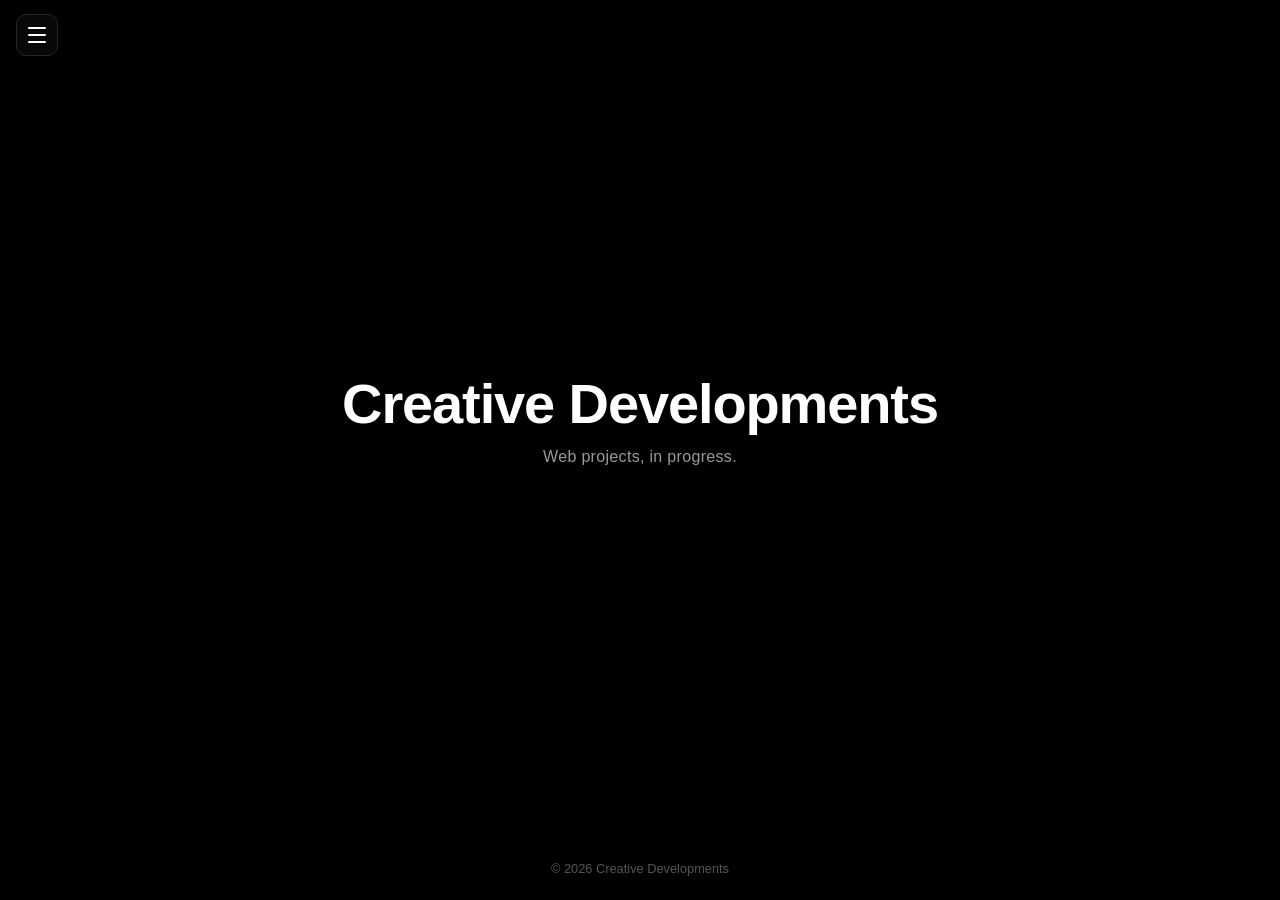
<file: index.html>
<!DOCTYPE html>
<html lang="en">
<head>
  <meta charset="UTF-8" />
  <meta name="viewport" content="width=device-width, initial-scale=1.0" />
  <title>Creative Developments</title>
  <meta name="description" content="Creative Developments" />
  <link rel="icon" href="data:," />
  <link rel="stylesheet" href="style.css" />
  <link rel="stylesheet" href="nav.css" />
</head>
<body>
  <main class="wrap">
    <h1>Creative Developments</h1>
    <p class="tagline">Web projects, in progress.</p>
  </main>
  <footer>
    <p>&copy; <span id="year"></span> Creative Developments</p>
  </footer>
  <script src="script.js"></script>
  <script src="nav.js" data-root="./" data-page="cd-home"></script>
</body>
</html>
</file>
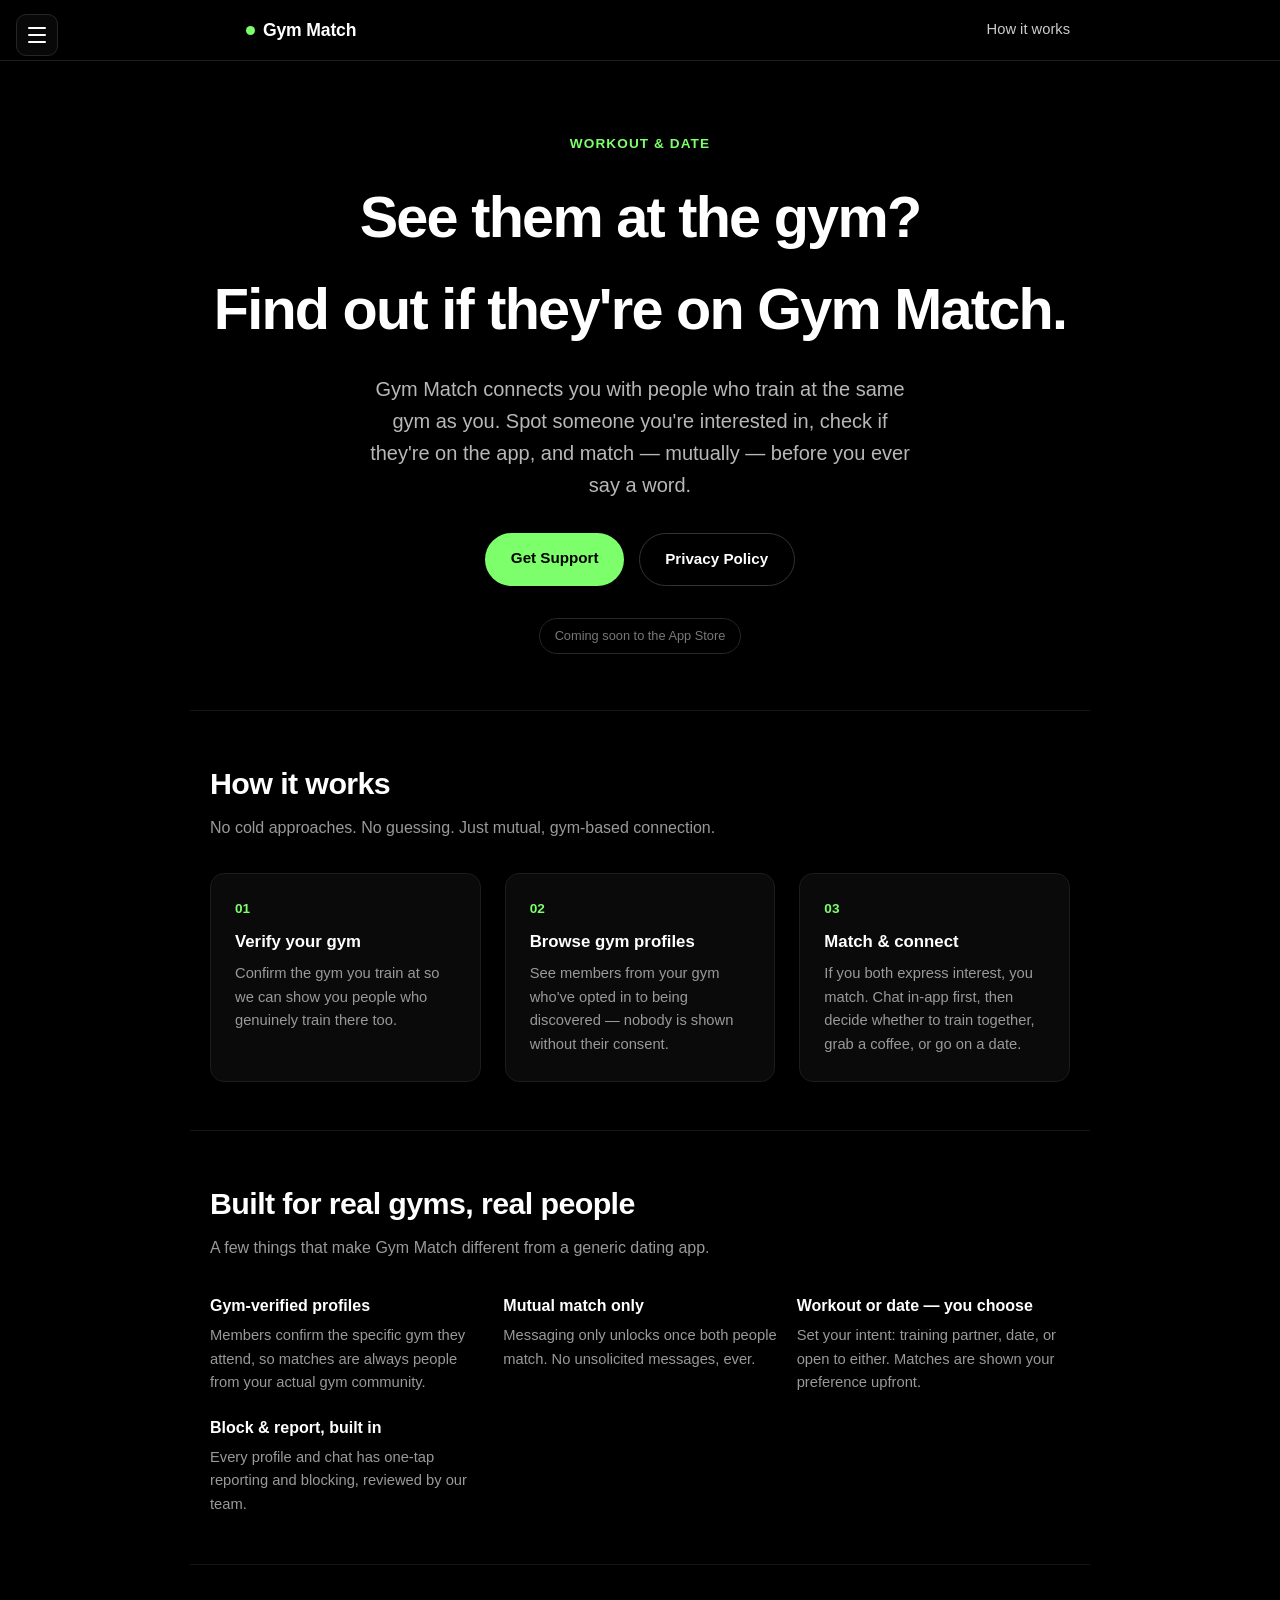
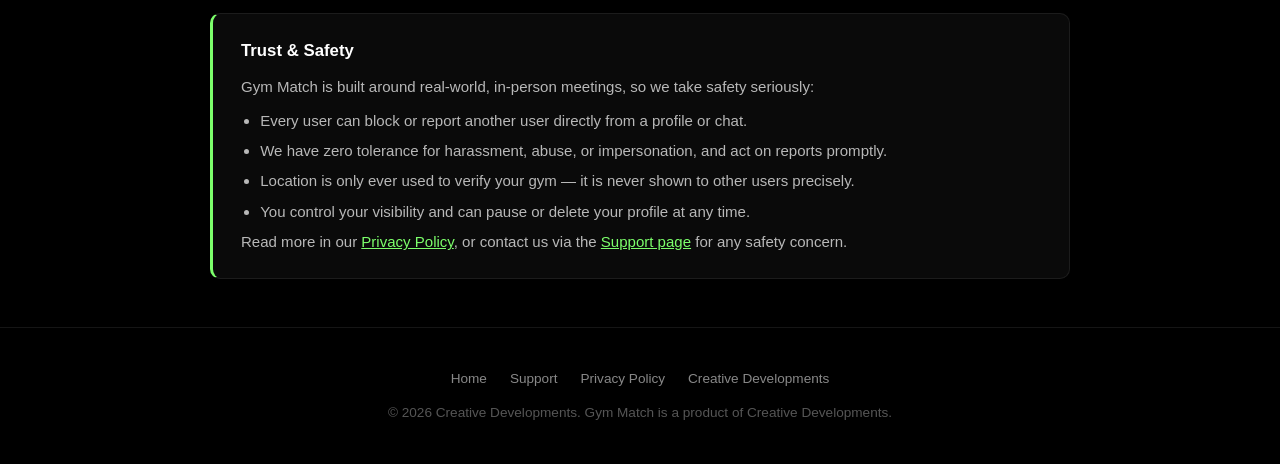
<file: gym-match/index.html>
<!DOCTYPE html>
<html lang="en">
<head>
  <meta charset="UTF-8" />
  <meta name="viewport" content="width=device-width, initial-scale=1.0" />
  <title>Gym Match — Workout & Date</title>
  <meta name="description" content="Gym Match helps you connect with people you already see at your gym. Match, chat, and meet up to work out or go on a date — only when you both opt in." />
  <link rel="icon" href="data:," />
  <link rel="stylesheet" href="style.css" />
  <link rel="stylesheet" href="../nav.css" />
</head>
<body>
  <header class="site-nav">
    <div class="container">
      <a class="brand" href="index.html"><span class="dot"></span>Gym Match</a>
      <nav class="links">
        <a href="index.html#how-it-works">How it works</a>
      </nav>
    </div>
  </header>

  <main>
    <section class="hero">
      <div class="eyebrow">Workout & Date</div>
      <h1>See them at the gym?<br />Find out if they're on Gym Match.</h1>
      <p class="lead">
        Gym Match connects you with people who train at the same gym as you. Spot someone
        you're interested in, check if they're on the app, and match — mutually — before you
        ever say a word.
      </p>
      <div class="cta-row">
        <a class="btn btn-primary" href="support.html">Get Support</a>
        <a class="btn btn-secondary" href="privacy.html">Privacy Policy</a>
      </div>
      <div class="badge">Coming soon to the App Store</div>
    </section>

    <section class="block" id="how-it-works">
      <h2>How it works</h2>
      <p class="section-lead">No cold approaches. No guessing. Just mutual, gym-based connection.</p>
      <div class="steps">
        <div class="step">
          <div class="num">01</div>
          <h3>Verify your gym</h3>
          <p>Confirm the gym you train at so we can show you people who genuinely train there too.</p>
        </div>
        <div class="step">
          <div class="num">02</div>
          <h3>Browse gym profiles</h3>
          <p>See members from your gym who've opted in to being discovered — nobody is shown without their consent.</p>
        </div>
        <div class="step">
          <div class="num">03</div>
          <h3>Match & connect</h3>
          <p>If you both express interest, you match. Chat in-app first, then decide whether to train together, grab a coffee, or go on a date.</p>
        </div>
      </div>
    </section>

    <section class="block">
      <h2>Built for real gyms, real people</h2>
      <p class="section-lead">A few things that make Gym Match different from a generic dating app.</p>
      <div class="features">
        <div class="feature">
          <h3>Gym-verified profiles</h3>
          <p>Members confirm the specific gym they attend, so matches are always people from your actual gym community.</p>
        </div>
        <div class="feature">
          <h3>Mutual match only</h3>
          <p>Messaging only unlocks once both people match. No unsolicited messages, ever.</p>
        </div>
        <div class="feature">
          <h3>Workout or date — you choose</h3>
          <p>Set your intent: training partner, date, or open to either. Matches are shown your preference upfront.</p>
        </div>
        <div class="feature">
          <h3>Block & report, built in</h3>
          <p>Every profile and chat has one-tap reporting and blocking, reviewed by our team.</p>
        </div>
      </div>
    </section>

    <section class="block">
      <div class="safety-box">
        <h3>Trust & Safety</h3>
        <p>Gym Match is built around real-world, in-person meetings, so we take safety seriously:</p>
        <ul>
          <li>Every user can block or report another user directly from a profile or chat.</li>
          <li>We have zero tolerance for harassment, abuse, or impersonation, and act on reports promptly.</li>
          <li>Location is only ever used to verify your gym — it is never shown to other users precisely.</li>
          <li>You control your visibility and can pause or delete your profile at any time.</li>
        </ul>
        <p>Read more in our <a href="privacy.html">Privacy Policy</a>, or contact us via the <a href="support.html">Support page</a> for any safety concern.</p>
      </div>
    </section>
  </main>

  <footer class="site-footer">
    <div class="foot-links">
      <a href="index.html">Home</a>
      <a href="support.html">Support</a>
      <a href="privacy.html">Privacy Policy</a>
      <a href="https://creativedevelopment.co">Creative Developments</a>
    </div>
    <p>&copy; <span id="year"></span> Creative Developments. Gym Match is a product of Creative Developments.</p>
  </footer>
  <script src="script.js"></script>
  <script src="../nav.js" data-root="../" data-page="gym-match-home"></script>
</body>
</html>
</file>
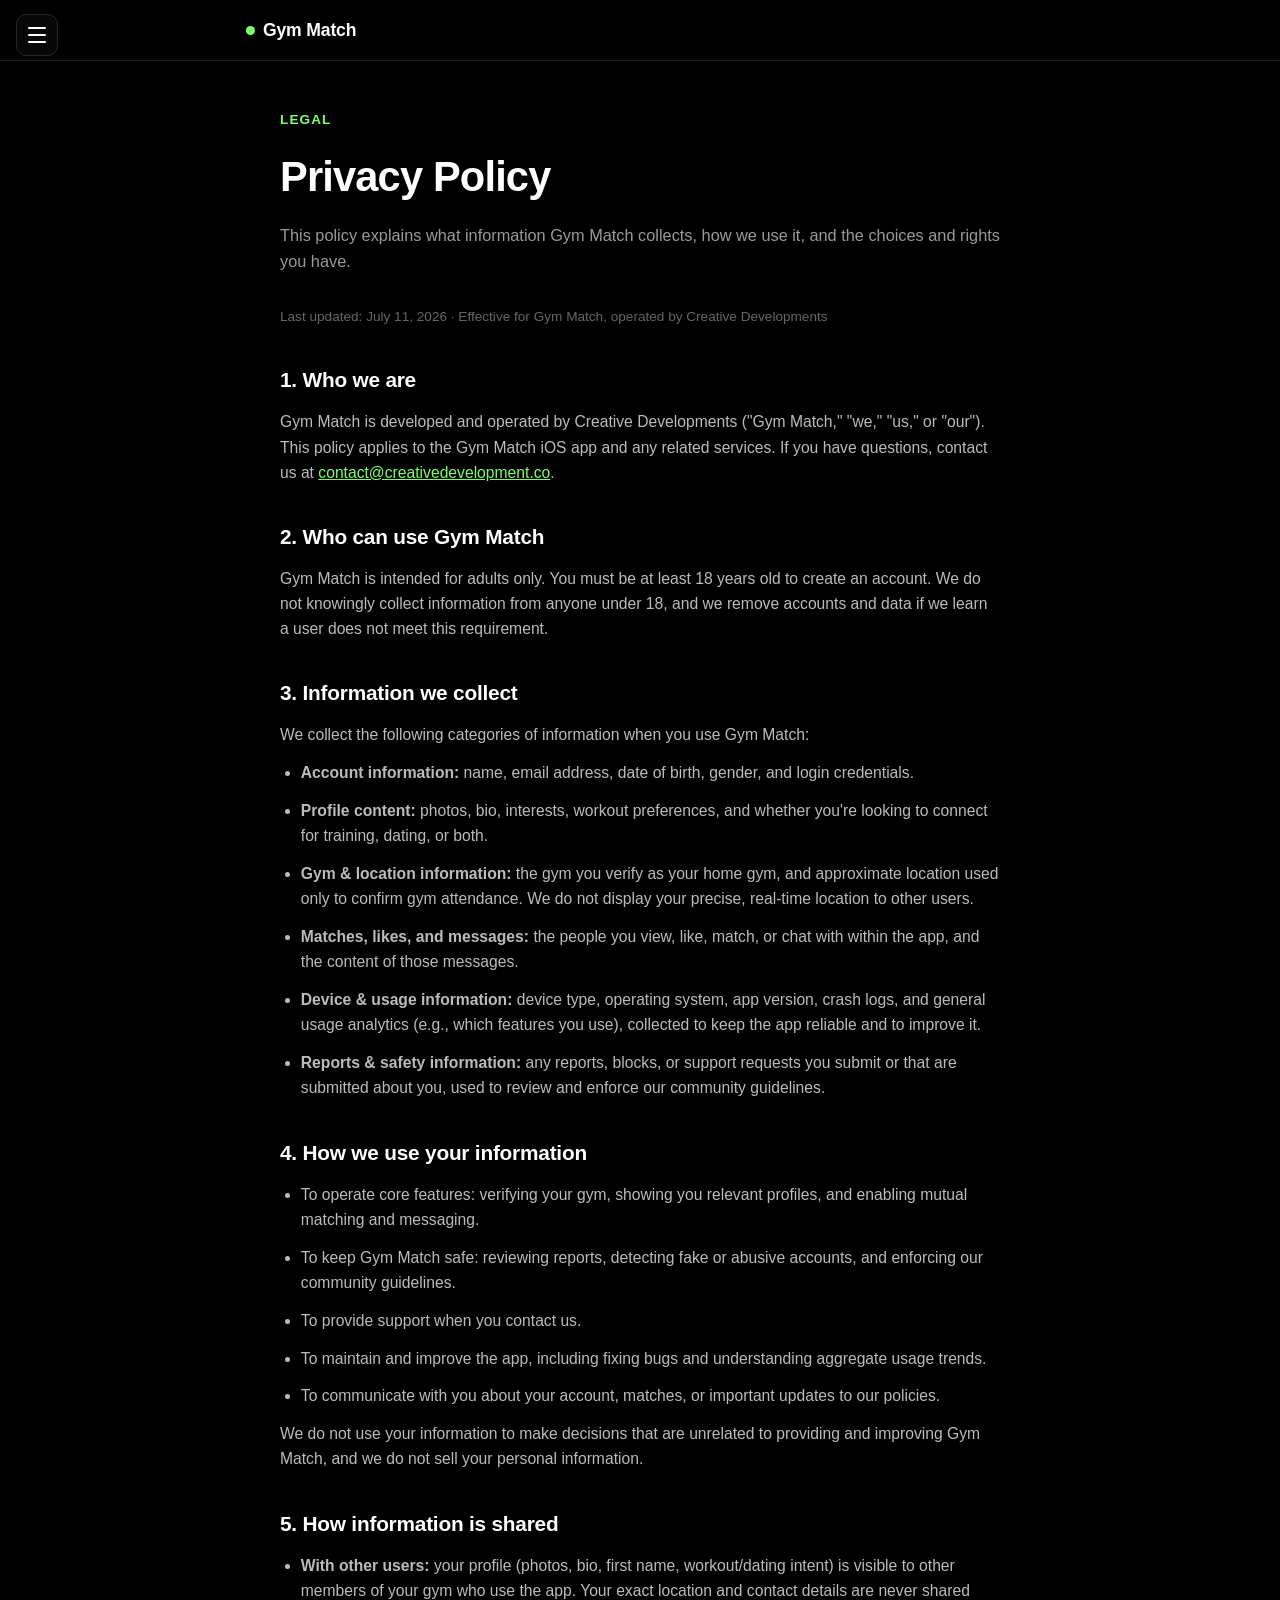
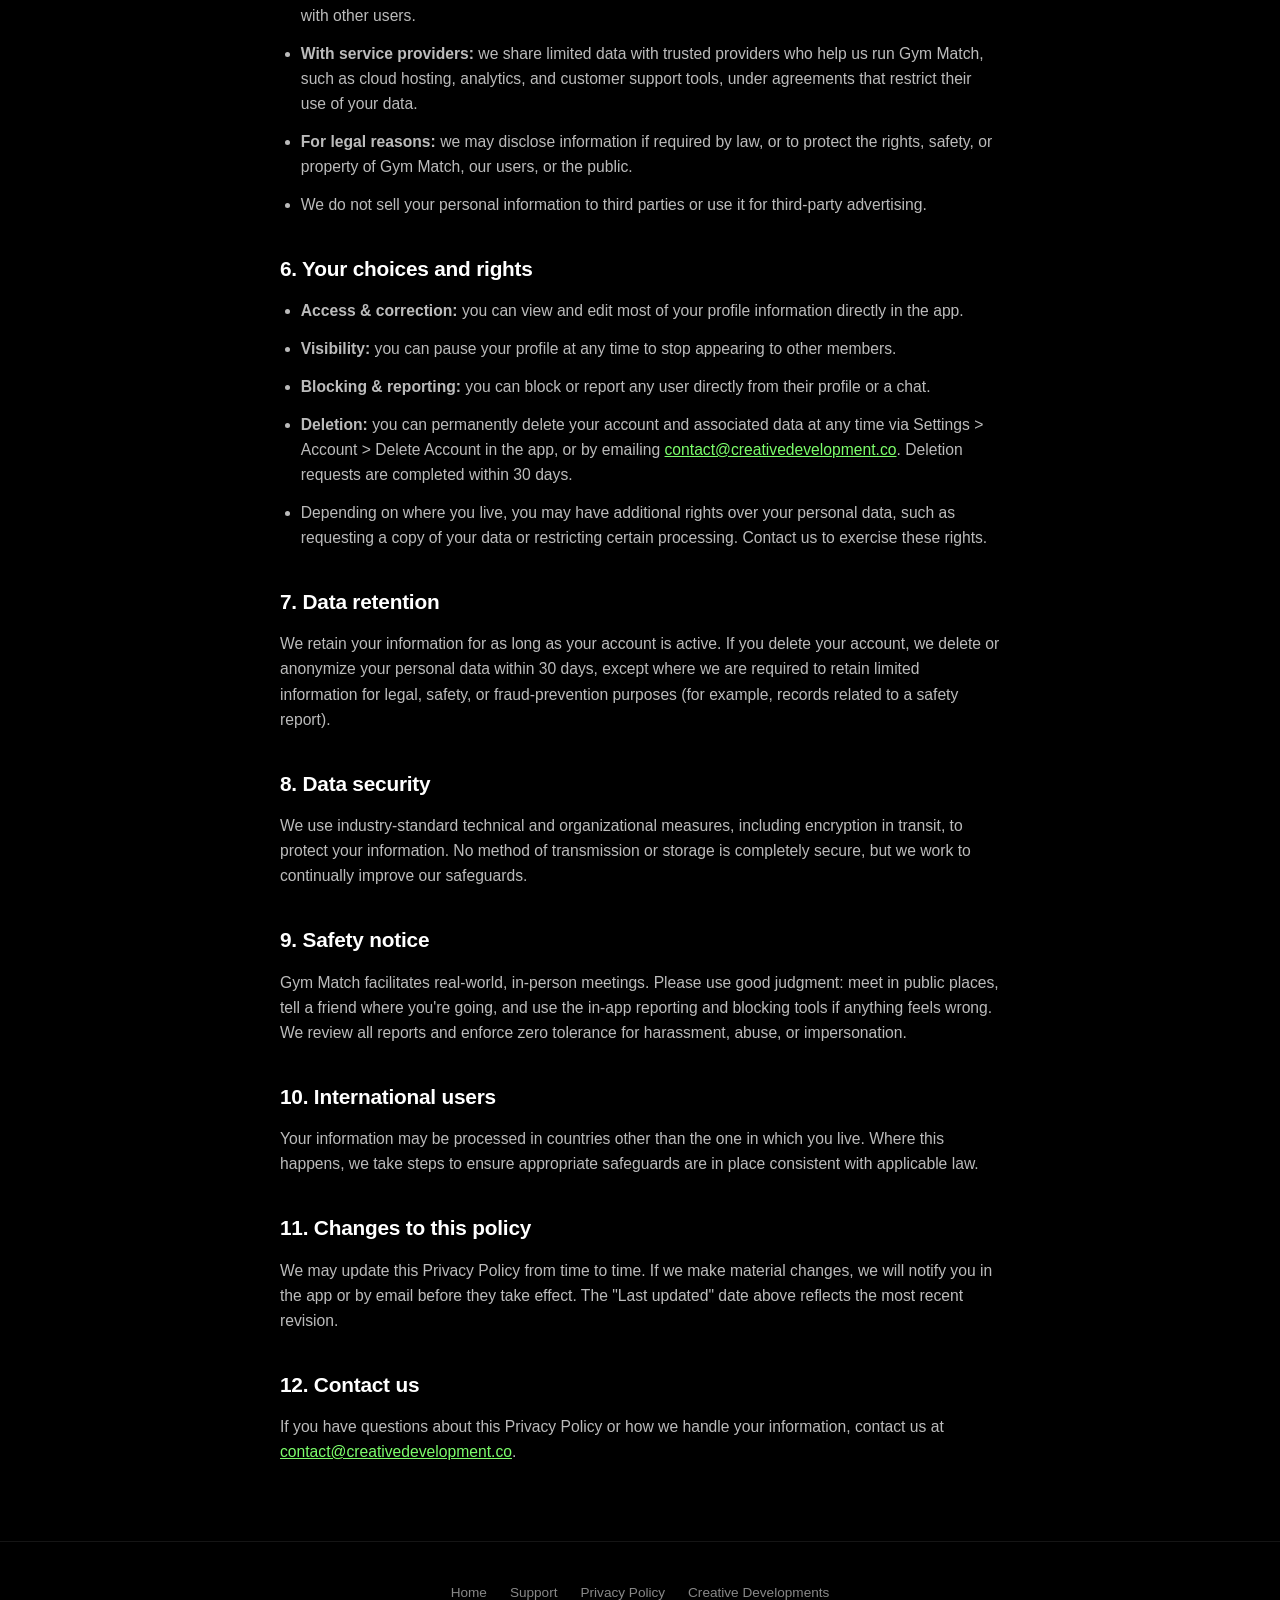
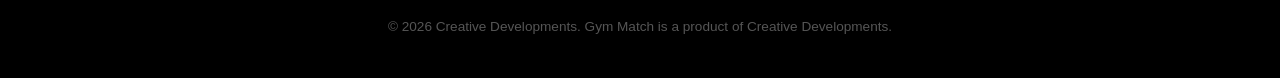
<file: gym-match/privacy.html>
<!DOCTYPE html>
<html lang="en">
<head>
  <meta charset="UTF-8" />
  <meta name="viewport" content="width=device-width, initial-scale=1.0" />
  <title>Privacy Policy — Gym Match</title>
  <meta name="description" content="Gym Match Privacy Policy: what data we collect, how we use it, and how you can control or delete it." />
  <link rel="icon" href="data:," />
  <link rel="stylesheet" href="style.css" />
  <link rel="stylesheet" href="../nav.css" />
</head>
<body>
  <header class="site-nav">
    <div class="container">
      <a class="brand" href="index.html"><span class="dot"></span>Gym Match</a>
    </div>
  </header>

  <main>
    <div class="page-header">
      <div class="eyebrow">Legal</div>
      <h1>Privacy Policy</h1>
      <p class="sub">This policy explains what information Gym Match collects, how we use it, and the choices and rights you have.</p>
    </div>

    <div class="legal">
      <span class="meta-updated">Last updated: July 11, 2026 · Effective for Gym Match, operated by Creative Developments</span>

      <h2>1. Who we are</h2>
      <p>Gym Match is developed and operated by Creative Developments ("Gym Match," "we," "us," or "our"). This policy applies to the Gym Match iOS app and any related services. If you have questions, contact us at <a href="mailto:contact@creativedevelopment.co">contact@creativedevelopment.co</a>.</p>

      <h2>2. Who can use Gym Match</h2>
      <p>Gym Match is intended for adults only. You must be at least 18 years old to create an account. We do not knowingly collect information from anyone under 18, and we remove accounts and data if we learn a user does not meet this requirement.</p>

      <h2>3. Information we collect</h2>
      <p>We collect the following categories of information when you use Gym Match:</p>
      <ul>
        <li><strong>Account information:</strong> name, email address, date of birth, gender, and login credentials.</li>
        <li><strong>Profile content:</strong> photos, bio, interests, workout preferences, and whether you're looking to connect for training, dating, or both.</li>
        <li><strong>Gym & location information:</strong> the gym you verify as your home gym, and approximate location used only to confirm gym attendance. We do not display your precise, real-time location to other users.</li>
        <li><strong>Matches, likes, and messages:</strong> the people you view, like, match, or chat with within the app, and the content of those messages.</li>
        <li><strong>Device & usage information:</strong> device type, operating system, app version, crash logs, and general usage analytics (e.g., which features you use), collected to keep the app reliable and to improve it.</li>
        <li><strong>Reports & safety information:</strong> any reports, blocks, or support requests you submit or that are submitted about you, used to review and enforce our community guidelines.</li>
      </ul>

      <h2>4. How we use your information</h2>
      <ul>
        <li>To operate core features: verifying your gym, showing you relevant profiles, and enabling mutual matching and messaging.</li>
        <li>To keep Gym Match safe: reviewing reports, detecting fake or abusive accounts, and enforcing our community guidelines.</li>
        <li>To provide support when you contact us.</li>
        <li>To maintain and improve the app, including fixing bugs and understanding aggregate usage trends.</li>
        <li>To communicate with you about your account, matches, or important updates to our policies.</li>
      </ul>
      <p>We do not use your information to make decisions that are unrelated to providing and improving Gym Match, and we do not sell your personal information.</p>

      <h2>5. How information is shared</h2>
      <ul>
        <li><strong>With other users:</strong> your profile (photos, bio, first name, workout/dating intent) is visible to other members of your gym who use the app. Your exact location and contact details are never shared with other users.</li>
        <li><strong>With service providers:</strong> we share limited data with trusted providers who help us run Gym Match, such as cloud hosting, analytics, and customer support tools, under agreements that restrict their use of your data.</li>
        <li><strong>For legal reasons:</strong> we may disclose information if required by law, or to protect the rights, safety, or property of Gym Match, our users, or the public.</li>
        <li>We do not sell your personal information to third parties or use it for third-party advertising.</li>
      </ul>

      <h2>6. Your choices and rights</h2>
      <ul>
        <li><strong>Access & correction:</strong> you can view and edit most of your profile information directly in the app.</li>
        <li><strong>Visibility:</strong> you can pause your profile at any time to stop appearing to other members.</li>
        <li><strong>Blocking & reporting:</strong> you can block or report any user directly from their profile or a chat.</li>
        <li><strong>Deletion:</strong> you can permanently delete your account and associated data at any time via Settings &gt; Account &gt; Delete Account in the app, or by emailing <a href="mailto:contact@creativedevelopment.co">contact@creativedevelopment.co</a>. Deletion requests are completed within 30 days.</li>
        <li>Depending on where you live, you may have additional rights over your personal data, such as requesting a copy of your data or restricting certain processing. Contact us to exercise these rights.</li>
      </ul>

      <h2>7. Data retention</h2>
      <p>We retain your information for as long as your account is active. If you delete your account, we delete or anonymize your personal data within 30 days, except where we are required to retain limited information for legal, safety, or fraud-prevention purposes (for example, records related to a safety report).</p>

      <h2>8. Data security</h2>
      <p>We use industry-standard technical and organizational measures, including encryption in transit, to protect your information. No method of transmission or storage is completely secure, but we work to continually improve our safeguards.</p>

      <h2>9. Safety notice</h2>
      <p>Gym Match facilitates real-world, in-person meetings. Please use good judgment: meet in public places, tell a friend where you're going, and use the in-app reporting and blocking tools if anything feels wrong. We review all reports and enforce zero tolerance for harassment, abuse, or impersonation.</p>

      <h2>10. International users</h2>
      <p>Your information may be processed in countries other than the one in which you live. Where this happens, we take steps to ensure appropriate safeguards are in place consistent with applicable law.</p>

      <h2>11. Changes to this policy</h2>
      <p>We may update this Privacy Policy from time to time. If we make material changes, we will notify you in the app or by email before they take effect. The "Last updated" date above reflects the most recent revision.</p>

      <h2>12. Contact us</h2>
      <p>If you have questions about this Privacy Policy or how we handle your information, contact us at <a href="mailto:contact@creativedevelopment.co">contact@creativedevelopment.co</a>.</p>
    </div>
  </main>

  <footer class="site-footer">
    <div class="foot-links">
      <a href="index.html">Home</a>
      <a href="support.html">Support</a>
      <a href="privacy.html">Privacy Policy</a>
      <a href="https://creativedevelopment.co">Creative Developments</a>
    </div>
    <p>&copy; <span id="year"></span> Creative Developments. Gym Match is a product of Creative Developments.</p>
  </footer>
  <script src="script.js"></script>
  <script src="../nav.js" data-root="../" data-page="gym-match-privacy"></script>
</body>
</html>
</file>
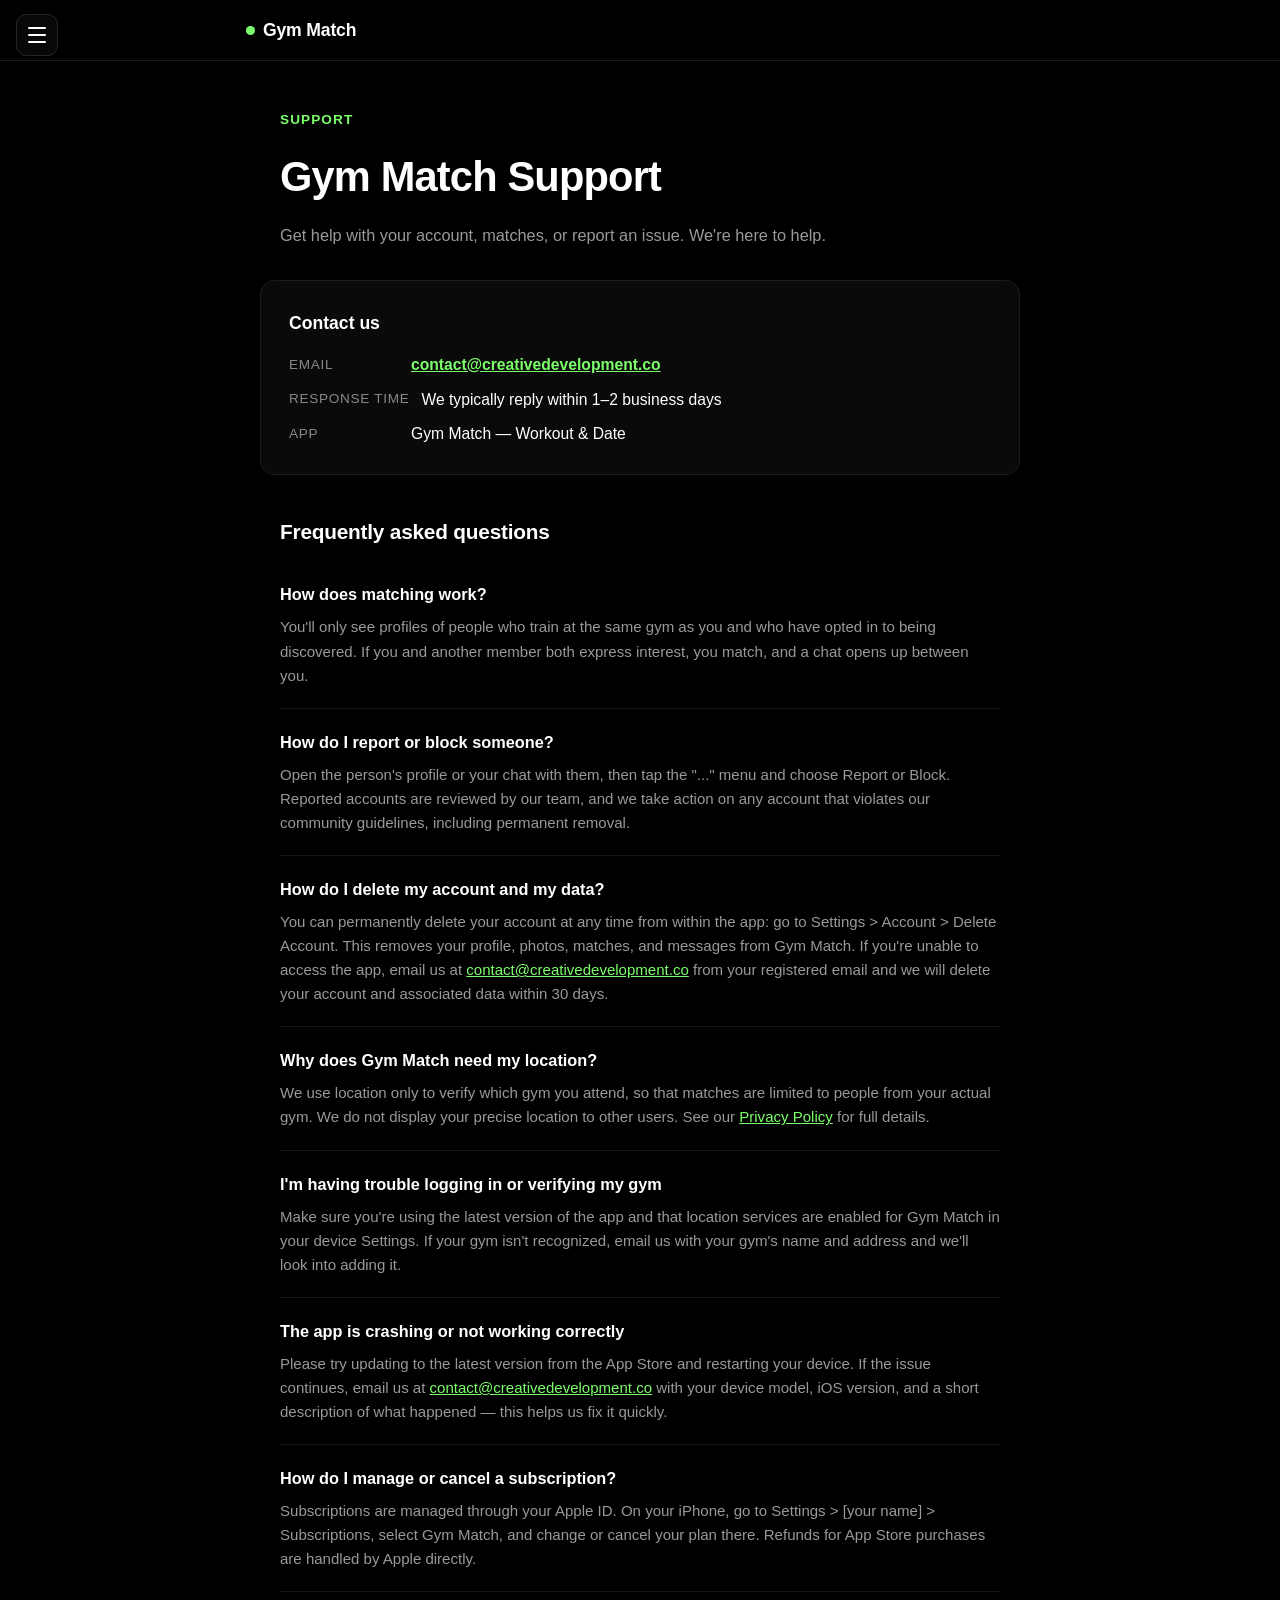
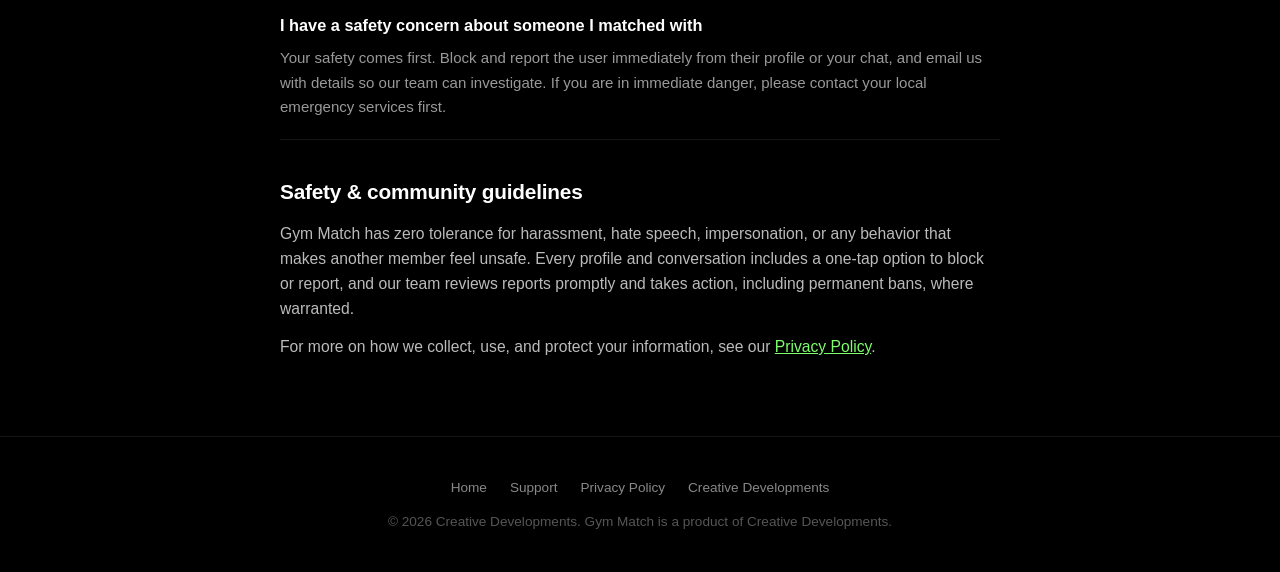
<file: gym-match/support.html>
<!DOCTYPE html>
<html lang="en">
<head>
  <meta charset="UTF-8" />
  <meta name="viewport" content="width=device-width, initial-scale=1.0" />
  <title>Support — Gym Match</title>
  <meta name="description" content="Get help with Gym Match: contact support, read FAQs, manage your account, or report a safety concern." />
  <link rel="icon" href="data:," />
  <link rel="stylesheet" href="style.css" />
  <link rel="stylesheet" href="../nav.css" />
</head>
<body>
  <header class="site-nav">
    <div class="container">
      <a class="brand" href="index.html"><span class="dot"></span>Gym Match</a>
    </div>
  </header>

  <main>
    <div class="page-header">
      <div class="eyebrow">Support</div>
      <h1>Gym Match Support</h1>
      <p class="sub">Get help with your account, matches, or report an issue. We're here to help.</p>
    </div>

    <div class="contact-card">
      <h2>Contact us</h2>
      <div class="row">
        <span class="label">Email</span>
        <a href="mailto:contact@creativedevelopment.co">contact@creativedevelopment.co</a>
      </div>
      <div class="row">
        <span class="label">Response time</span>
        <span>We typically reply within 1–2 business days</span>
      </div>
      <div class="row">
        <span class="label">App</span>
        <span>Gym Match — Workout &amp; Date</span>
      </div>
    </div>

    <div class="support-body">
      <h2>Frequently asked questions</h2>

      <div class="faq-item">
        <h3>How does matching work?</h3>
        <p>You'll only see profiles of people who train at the same gym as you and who have opted in to being discovered. If you and another member both express interest, you match, and a chat opens up between you.</p>
      </div>

      <div class="faq-item">
        <h3>How do I report or block someone?</h3>
        <p>Open the person's profile or your chat with them, then tap the "..." menu and choose Report or Block. Reported accounts are reviewed by our team, and we take action on any account that violates our community guidelines, including permanent removal.</p>
      </div>

      <div class="faq-item">
        <h3>How do I delete my account and my data?</h3>
        <p>You can permanently delete your account at any time from within the app: go to Settings &gt; Account &gt; Delete Account. This removes your profile, photos, matches, and messages from Gym Match. If you're unable to access the app, email us at <a href="mailto:contact@creativedevelopment.co">contact@creativedevelopment.co</a> from your registered email and we will delete your account and associated data within 30 days.</p>
      </div>

      <div class="faq-item">
        <h3>Why does Gym Match need my location?</h3>
        <p>We use location only to verify which gym you attend, so that matches are limited to people from your actual gym. We do not display your precise location to other users. See our <a href="privacy.html">Privacy Policy</a> for full details.</p>
      </div>

      <div class="faq-item">
        <h3>I'm having trouble logging in or verifying my gym</h3>
        <p>Make sure you're using the latest version of the app and that location services are enabled for Gym Match in your device Settings. If your gym isn't recognized, email us with your gym's name and address and we'll look into adding it.</p>
      </div>

      <div class="faq-item">
        <h3>The app is crashing or not working correctly</h3>
        <p>Please try updating to the latest version from the App Store and restarting your device. If the issue continues, email us at <a href="mailto:contact@creativedevelopment.co">contact@creativedevelopment.co</a> with your device model, iOS version, and a short description of what happened — this helps us fix it quickly.</p>
      </div>

      <div class="faq-item">
        <h3>How do I manage or cancel a subscription?</h3>
        <p>Subscriptions are managed through your Apple ID. On your iPhone, go to Settings &gt; [your name] &gt; Subscriptions, select Gym Match, and change or cancel your plan there. Refunds for App Store purchases are handled by Apple directly.</p>
      </div>

      <div class="faq-item">
        <h3>I have a safety concern about someone I matched with</h3>
        <p>Your safety comes first. Block and report the user immediately from their profile or your chat, and email us with details so our team can investigate. If you are in immediate danger, please contact your local emergency services first.</p>
      </div>

      <h2>Safety & community guidelines</h2>
      <p>Gym Match has zero tolerance for harassment, hate speech, impersonation, or any behavior that makes another member feel unsafe. Every profile and conversation includes a one-tap option to block or report, and our team reviews reports promptly and takes action, including permanent bans, where warranted.</p>
      <p>For more on how we collect, use, and protect your information, see our <a href="privacy.html">Privacy Policy</a>.</p>
    </div>
  </main>

  <footer class="site-footer">
    <div class="foot-links">
      <a href="index.html">Home</a>
      <a href="support.html">Support</a>
      <a href="privacy.html">Privacy Policy</a>
      <a href="https://creativedevelopment.co">Creative Developments</a>
    </div>
    <p>&copy; <span id="year"></span> Creative Developments. Gym Match is a product of Creative Developments.</p>
  </footer>
  <script src="script.js"></script>
  <script src="../nav.js" data-root="../" data-page="gym-match-support"></script>
</body>
</html>
</file>
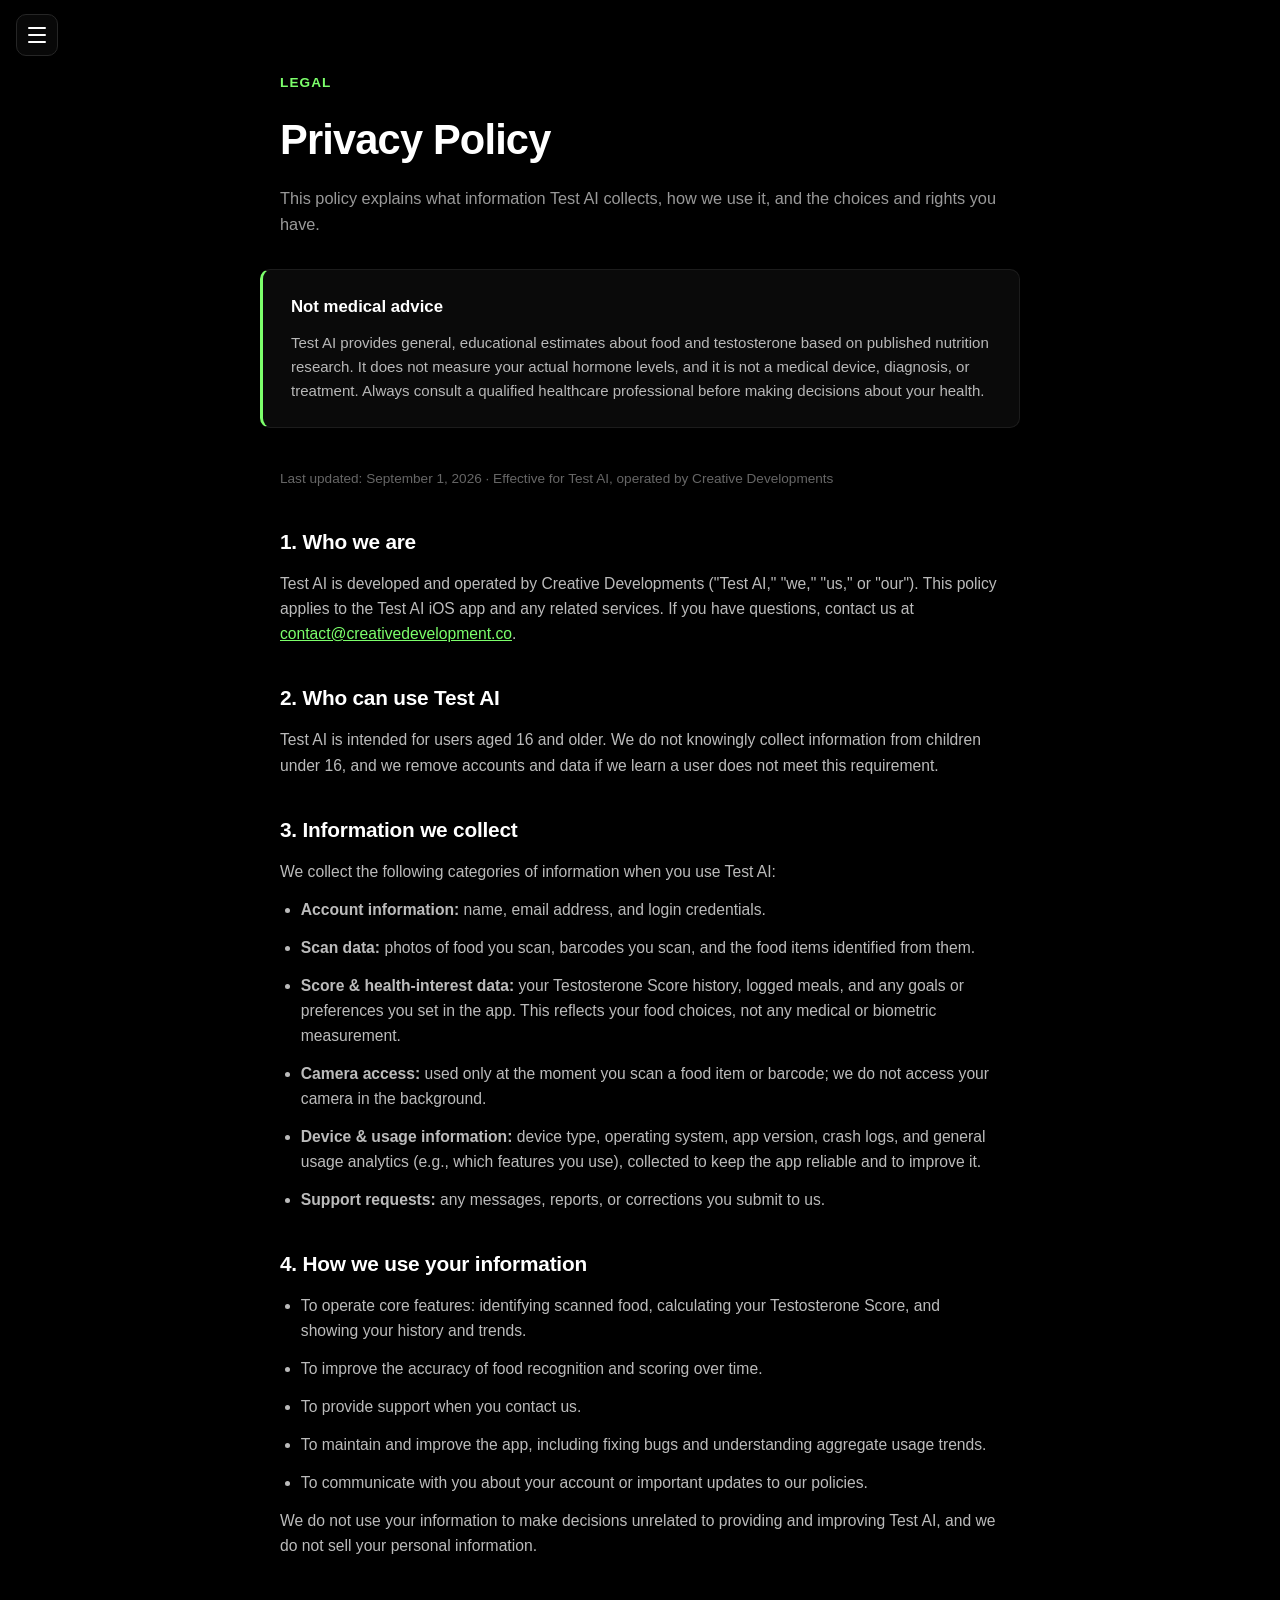
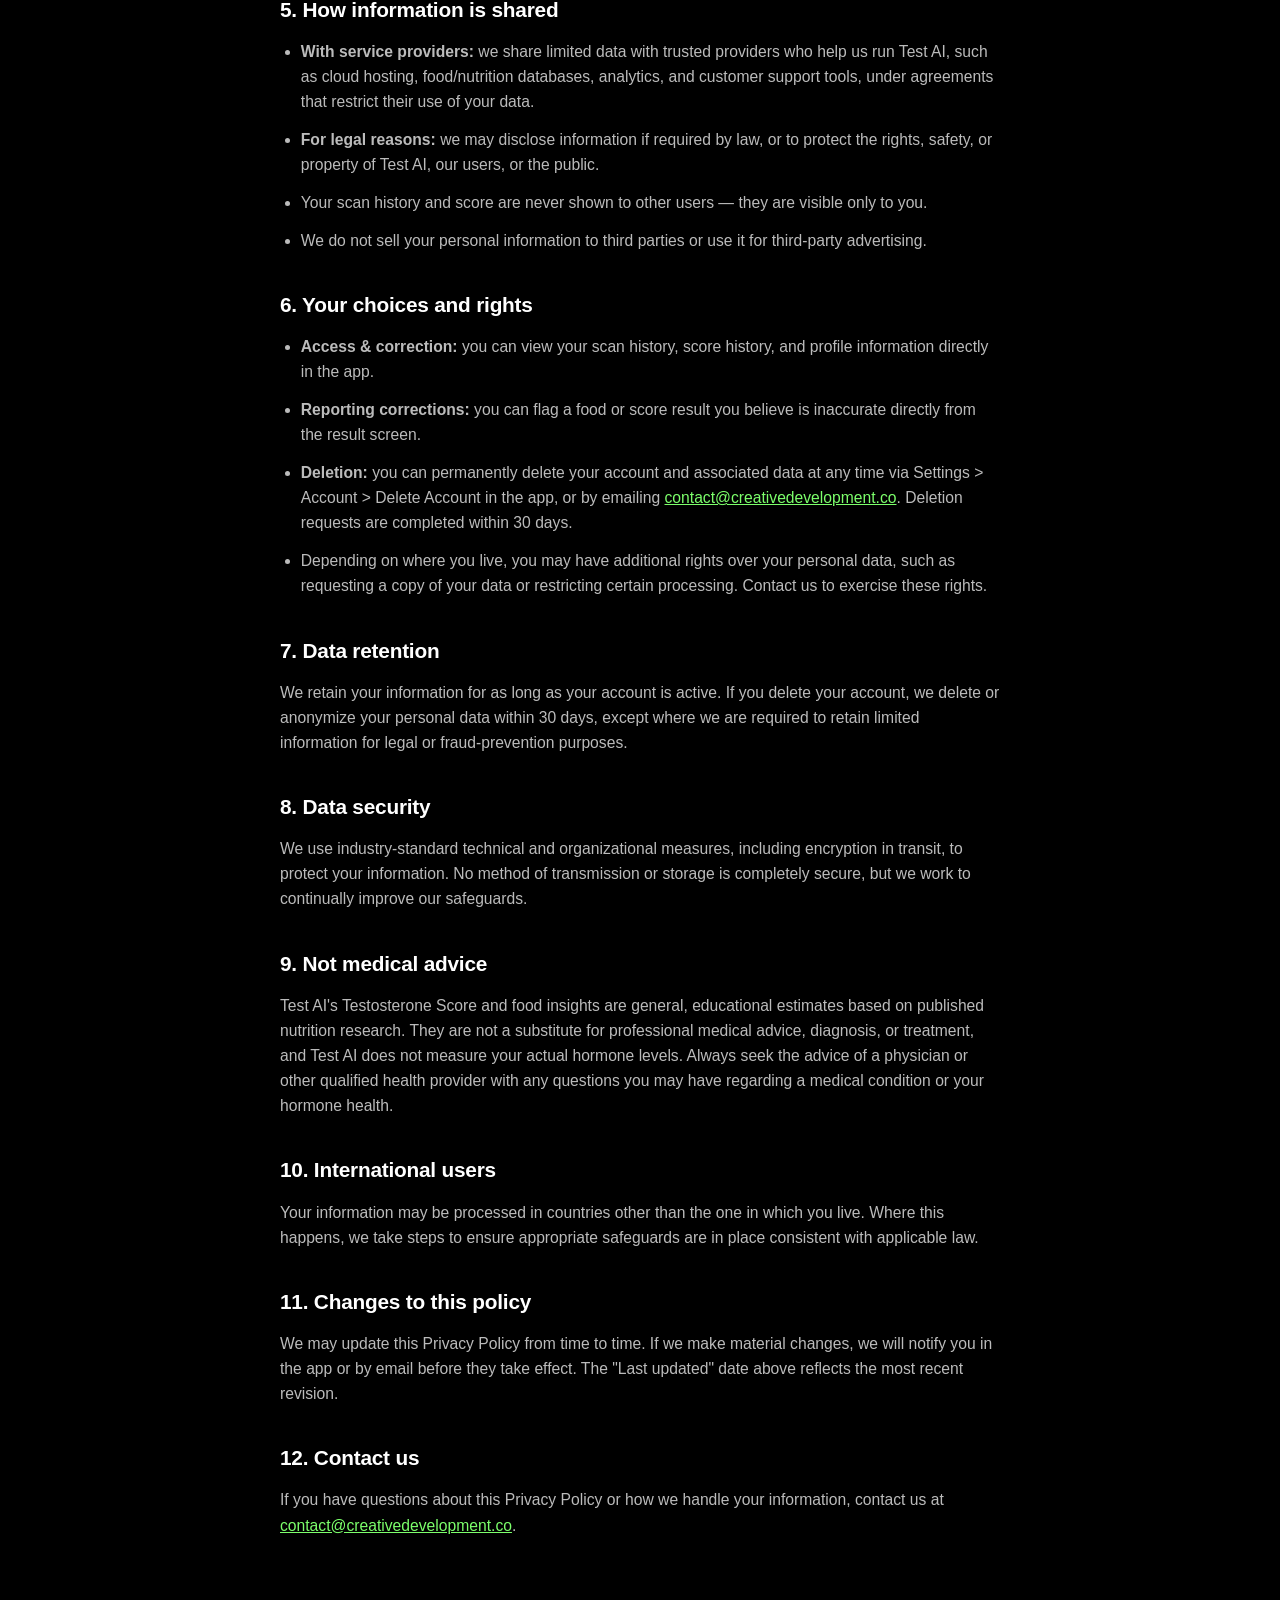
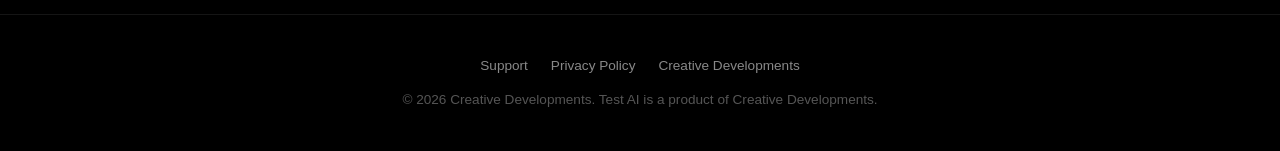
<file: test-ai/privacy.html>
<!DOCTYPE html>
<html lang="en">
<head>
  <meta charset="UTF-8" />
  <meta name="viewport" content="width=device-width, initial-scale=1.0" />
  <title>Privacy Policy — Test AI</title>
  <meta name="description" content="Test AI Privacy Policy: what data we collect, how we use it, and how you can control or delete it." />
  <link rel="icon" href="data:," />
  <link rel="stylesheet" href="style.css" />
  <link rel="stylesheet" href="../nav.css" />
</head>
<body>
  <main>
    <div class="page-header">
      <div class="eyebrow">Legal</div>
      <h1>Privacy Policy</h1>
      <p class="sub">This policy explains what information Test AI collects, how we use it, and the choices and rights you have.</p>
    </div>

    <div class="disclaimer-box">
      <h3>Not medical advice</h3>
      <p>Test AI provides general, educational estimates about food and testosterone based on published nutrition research. It does not measure your actual hormone levels, and it is not a medical device, diagnosis, or treatment. Always consult a qualified healthcare professional before making decisions about your health.</p>
    </div>

    <div class="legal">
      <span class="meta-updated">Last updated: September 1, 2026 · Effective for Test AI, operated by Creative Developments</span>

      <h2>1. Who we are</h2>
      <p>Test AI is developed and operated by Creative Developments ("Test AI," "we," "us," or "our"). This policy applies to the Test AI iOS app and any related services. If you have questions, contact us at <a href="mailto:contact@creativedevelopment.co">contact@creativedevelopment.co</a>.</p>

      <h2>2. Who can use Test AI</h2>
      <p>Test AI is intended for users aged 16 and older. We do not knowingly collect information from children under 16, and we remove accounts and data if we learn a user does not meet this requirement.</p>

      <h2>3. Information we collect</h2>
      <p>We collect the following categories of information when you use Test AI:</p>
      <ul>
        <li><strong>Account information:</strong> name, email address, and login credentials.</li>
        <li><strong>Scan data:</strong> photos of food you scan, barcodes you scan, and the food items identified from them.</li>
        <li><strong>Score & health-interest data:</strong> your Testosterone Score history, logged meals, and any goals or preferences you set in the app. This reflects your food choices, not any medical or biometric measurement.</li>
        <li><strong>Camera access:</strong> used only at the moment you scan a food item or barcode; we do not access your camera in the background.</li>
        <li><strong>Device & usage information:</strong> device type, operating system, app version, crash logs, and general usage analytics (e.g., which features you use), collected to keep the app reliable and to improve it.</li>
        <li><strong>Support requests:</strong> any messages, reports, or corrections you submit to us.</li>
      </ul>

      <h2>4. How we use your information</h2>
      <ul>
        <li>To operate core features: identifying scanned food, calculating your Testosterone Score, and showing your history and trends.</li>
        <li>To improve the accuracy of food recognition and scoring over time.</li>
        <li>To provide support when you contact us.</li>
        <li>To maintain and improve the app, including fixing bugs and understanding aggregate usage trends.</li>
        <li>To communicate with you about your account or important updates to our policies.</li>
      </ul>
      <p>We do not use your information to make decisions unrelated to providing and improving Test AI, and we do not sell your personal information.</p>

      <h2>5. How information is shared</h2>
      <ul>
        <li><strong>With service providers:</strong> we share limited data with trusted providers who help us run Test AI, such as cloud hosting, food/nutrition databases, analytics, and customer support tools, under agreements that restrict their use of your data.</li>
        <li><strong>For legal reasons:</strong> we may disclose information if required by law, or to protect the rights, safety, or property of Test AI, our users, or the public.</li>
        <li>Your scan history and score are never shown to other users — they are visible only to you.</li>
        <li>We do not sell your personal information to third parties or use it for third-party advertising.</li>
      </ul>

      <h2>6. Your choices and rights</h2>
      <ul>
        <li><strong>Access & correction:</strong> you can view your scan history, score history, and profile information directly in the app.</li>
        <li><strong>Reporting corrections:</strong> you can flag a food or score result you believe is inaccurate directly from the result screen.</li>
        <li><strong>Deletion:</strong> you can permanently delete your account and associated data at any time via Settings &gt; Account &gt; Delete Account in the app, or by emailing <a href="mailto:contact@creativedevelopment.co">contact@creativedevelopment.co</a>. Deletion requests are completed within 30 days.</li>
        <li>Depending on where you live, you may have additional rights over your personal data, such as requesting a copy of your data or restricting certain processing. Contact us to exercise these rights.</li>
      </ul>

      <h2>7. Data retention</h2>
      <p>We retain your information for as long as your account is active. If you delete your account, we delete or anonymize your personal data within 30 days, except where we are required to retain limited information for legal or fraud-prevention purposes.</p>

      <h2>8. Data security</h2>
      <p>We use industry-standard technical and organizational measures, including encryption in transit, to protect your information. No method of transmission or storage is completely secure, but we work to continually improve our safeguards.</p>

      <h2>9. Not medical advice</h2>
      <p>Test AI's Testosterone Score and food insights are general, educational estimates based on published nutrition research. They are not a substitute for professional medical advice, diagnosis, or treatment, and Test AI does not measure your actual hormone levels. Always seek the advice of a physician or other qualified health provider with any questions you may have regarding a medical condition or your hormone health.</p>

      <h2>10. International users</h2>
      <p>Your information may be processed in countries other than the one in which you live. Where this happens, we take steps to ensure appropriate safeguards are in place consistent with applicable law.</p>

      <h2>11. Changes to this policy</h2>
      <p>We may update this Privacy Policy from time to time. If we make material changes, we will notify you in the app or by email before they take effect. The "Last updated" date above reflects the most recent revision.</p>

      <h2>12. Contact us</h2>
      <p>If you have questions about this Privacy Policy or how we handle your information, contact us at <a href="mailto:contact@creativedevelopment.co">contact@creativedevelopment.co</a>.</p>
    </div>
  </main>

  <footer class="site-footer">
    <div class="foot-links">
      <a href="support.html">Support</a>
      <a href="privacy.html">Privacy Policy</a>
      <a href="https://creativedevelopment.co">Creative Developments</a>
    </div>
    <p>&copy; <span id="year"></span> Creative Developments. Test AI is a product of Creative Developments.</p>
  </footer>
  <script src="script.js"></script>
  <script src="../nav.js" data-root="../" data-page="test-ai-privacy"></script>
</body>
</html>
</file>
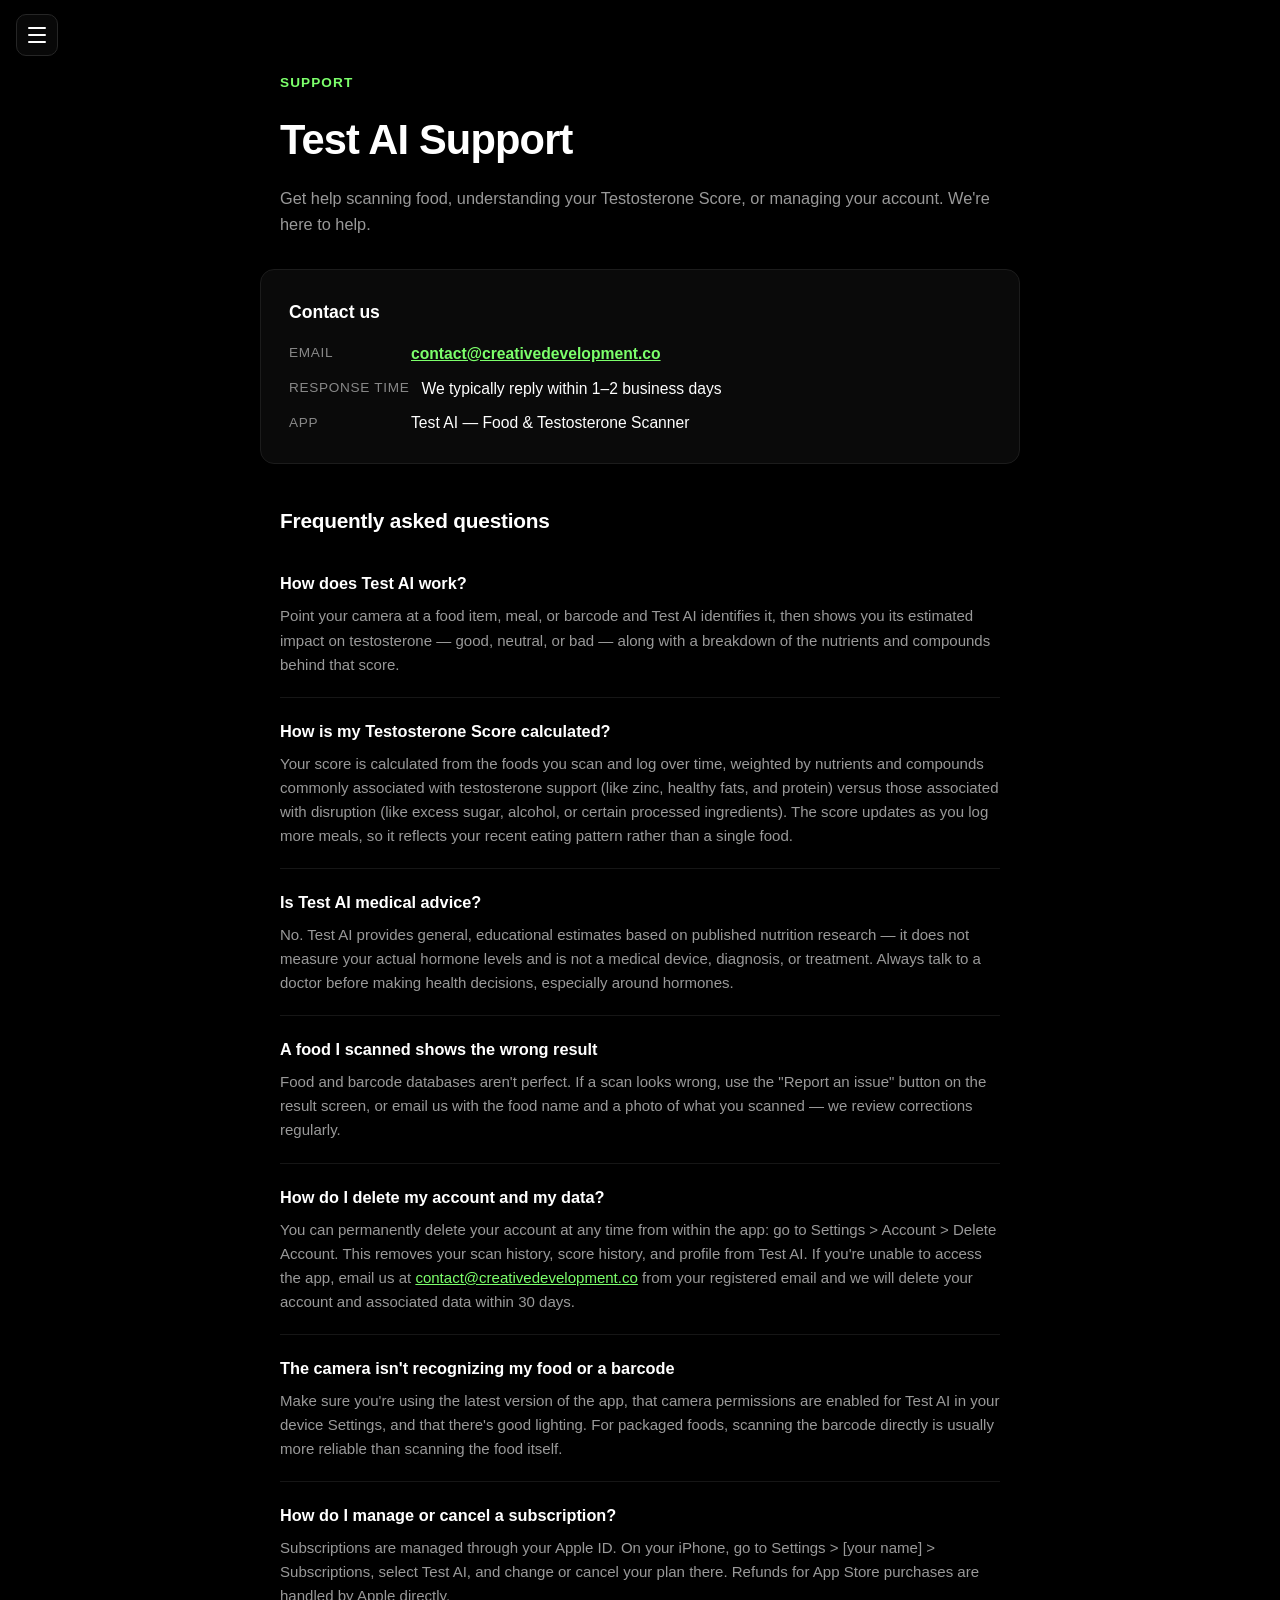
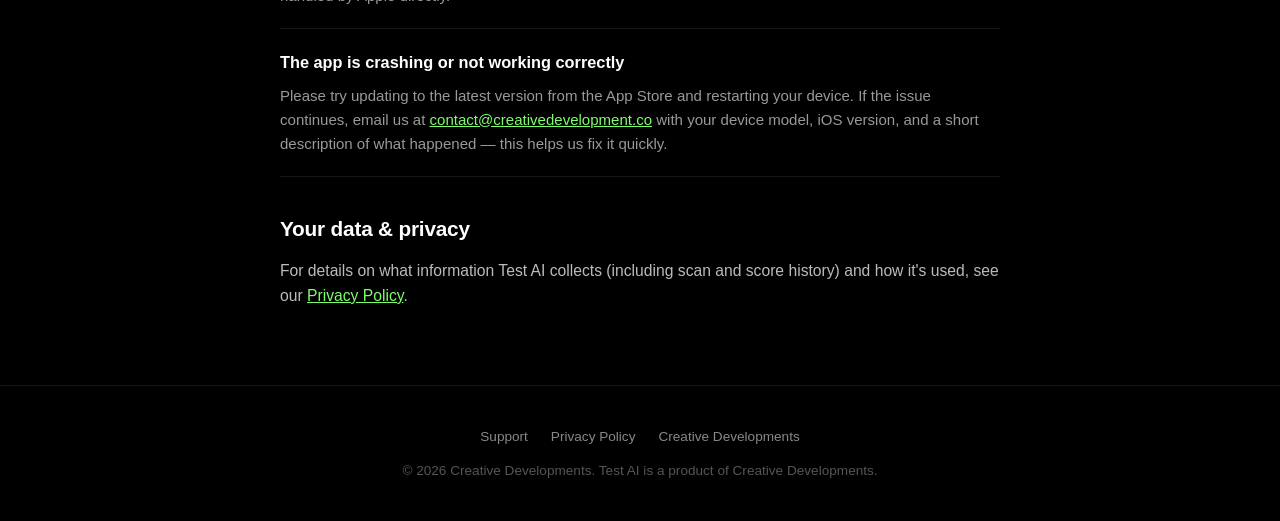
<file: test-ai/support.html>
<!DOCTYPE html>
<html lang="en">
<head>
  <meta charset="UTF-8" />
  <meta name="viewport" content="width=device-width, initial-scale=1.0" />
  <title>Support — Test AI</title>
  <meta name="description" content="Get help with Test AI: contact support, read FAQs, manage your account, or ask about how your Testosterone Score is calculated." />
  <link rel="icon" href="data:," />
  <link rel="stylesheet" href="style.css" />
  <link rel="stylesheet" href="../nav.css" />
</head>
<body>
  <main>
    <div class="page-header">
      <div class="eyebrow">Support</div>
      <h1>Test AI Support</h1>
      <p class="sub">Get help scanning food, understanding your Testosterone Score, or managing your account. We're here to help.</p>
    </div>

    <div class="contact-card">
      <h2>Contact us</h2>
      <div class="row">
        <span class="label">Email</span>
        <a href="mailto:contact@creativedevelopment.co">contact@creativedevelopment.co</a>
      </div>
      <div class="row">
        <span class="label">Response time</span>
        <span>We typically reply within 1–2 business days</span>
      </div>
      <div class="row">
        <span class="label">App</span>
        <span>Test AI — Food & Testosterone Scanner</span>
      </div>
    </div>

    <div class="support-body">
      <h2>Frequently asked questions</h2>

      <div class="faq-item">
        <h3>How does Test AI work?</h3>
        <p>Point your camera at a food item, meal, or barcode and Test AI identifies it, then shows you its estimated impact on testosterone — good, neutral, or bad — along with a breakdown of the nutrients and compounds behind that score.</p>
      </div>

      <div class="faq-item">
        <h3>How is my Testosterone Score calculated?</h3>
        <p>Your score is calculated from the foods you scan and log over time, weighted by nutrients and compounds commonly associated with testosterone support (like zinc, healthy fats, and protein) versus those associated with disruption (like excess sugar, alcohol, or certain processed ingredients). The score updates as you log more meals, so it reflects your recent eating pattern rather than a single food.</p>
      </div>

      <div class="faq-item">
        <h3>Is Test AI medical advice?</h3>
        <p>No. Test AI provides general, educational estimates based on published nutrition research — it does not measure your actual hormone levels and is not a medical device, diagnosis, or treatment. Always talk to a doctor before making health decisions, especially around hormones.</p>
      </div>

      <div class="faq-item">
        <h3>A food I scanned shows the wrong result</h3>
        <p>Food and barcode databases aren't perfect. If a scan looks wrong, use the "Report an issue" button on the result screen, or email us with the food name and a photo of what you scanned — we review corrections regularly.</p>
      </div>

      <div class="faq-item">
        <h3>How do I delete my account and my data?</h3>
        <p>You can permanently delete your account at any time from within the app: go to Settings &gt; Account &gt; Delete Account. This removes your scan history, score history, and profile from Test AI. If you're unable to access the app, email us at <a href="mailto:contact@creativedevelopment.co">contact@creativedevelopment.co</a> from your registered email and we will delete your account and associated data within 30 days.</p>
      </div>

      <div class="faq-item">
        <h3>The camera isn't recognizing my food or a barcode</h3>
        <p>Make sure you're using the latest version of the app, that camera permissions are enabled for Test AI in your device Settings, and that there's good lighting. For packaged foods, scanning the barcode directly is usually more reliable than scanning the food itself.</p>
      </div>

      <div class="faq-item">
        <h3>How do I manage or cancel a subscription?</h3>
        <p>Subscriptions are managed through your Apple ID. On your iPhone, go to Settings &gt; [your name] &gt; Subscriptions, select Test AI, and change or cancel your plan there. Refunds for App Store purchases are handled by Apple directly.</p>
      </div>

      <div class="faq-item">
        <h3>The app is crashing or not working correctly</h3>
        <p>Please try updating to the latest version from the App Store and restarting your device. If the issue continues, email us at <a href="mailto:contact@creativedevelopment.co">contact@creativedevelopment.co</a> with your device model, iOS version, and a short description of what happened — this helps us fix it quickly.</p>
      </div>

      <h2>Your data & privacy</h2>
      <p>For details on what information Test AI collects (including scan and score history) and how it's used, see our <a href="privacy.html">Privacy Policy</a>.</p>
    </div>
  </main>

  <footer class="site-footer">
    <div class="foot-links">
      <a href="support.html">Support</a>
      <a href="privacy.html">Privacy Policy</a>
      <a href="https://creativedevelopment.co">Creative Developments</a>
    </div>
    <p>&copy; <span id="year"></span> Creative Developments. Test AI is a product of Creative Developments.</p>
  </footer>
  <script src="script.js"></script>
  <script src="../nav.js" data-root="../" data-page="test-ai-support"></script>
</body>
</html>
</file>
<file: style.css>
* {
  margin: 0;
  padding: 0;
  box-sizing: border-box;
}

html, body {
  height: 100%;
}

body {
  background-color: #000;
  color: #fff;
  font-family: -apple-system, BlinkMacSystemFont, "Segoe UI", Helvetica, Arial, sans-serif;
  display: flex;
  flex-direction: column;
  min-height: 100vh;
}

.wrap {
  flex: 1;
  display: flex;
  flex-direction: column;
  align-items: center;
  justify-content: center;
  text-align: center;
  padding: 2rem;
}

h1 {
  font-size: clamp(2rem, 6vw, 3.5rem);
  font-weight: 600;
  letter-spacing: -0.02em;
}

.tagline {
  margin-top: 0.75rem;
  font-size: 1rem;
  color: #999;
  letter-spacing: 0.02em;
}

footer {
  text-align: center;
  padding: 1.5rem;
  font-size: 0.8rem;
  color: #555;
}
</file>
<file: nav.css>
/* Site-wide hamburger navigation. Namespaced with `cdnav-` so it stays
   self-contained regardless of whichever project's stylesheet also loads. */

.cdnav-toggle {
  position: fixed;
  top: 0.85rem;
  left: 1rem;
  z-index: 1001;
  width: 42px;
  height: 42px;
  display: flex;
  flex-direction: column;
  align-items: center;
  justify-content: center;
  gap: 5px;
  background: rgba(10, 10, 10, 0.85);
  border: 1px solid #262626;
  border-radius: 10px;
  cursor: pointer;
  backdrop-filter: blur(6px);
  -webkit-tap-highlight-color: transparent;
}

.cdnav-toggle .cdnav-bar {
  display: block;
  width: 18px;
  height: 2px;
  background: #fff;
  border-radius: 2px;
  transition: transform 0.2s ease, opacity 0.2s ease;
}

.cdnav-root.is-open .cdnav-toggle .cdnav-bar:nth-child(1) {
  transform: translateY(7px) rotate(45deg);
}

.cdnav-root.is-open .cdnav-toggle .cdnav-bar:nth-child(2) {
  opacity: 0;
}

.cdnav-root.is-open .cdnav-toggle .cdnav-bar:nth-child(3) {
  transform: translateY(-7px) rotate(-45deg);
}

.cdnav-overlay {
  position: fixed;
  inset: 0;
  background: rgba(0, 0, 0, 0.6);
  z-index: 999;
  opacity: 0;
  pointer-events: none;
  transition: opacity 0.2s ease;
}

.cdnav-root.is-open .cdnav-overlay {
  opacity: 1;
  pointer-events: auto;
}

.cdnav-panel {
  position: fixed;
  top: 0;
  left: 0;
  bottom: 0;
  width: min(85vw, 320px);
  z-index: 1000;
  background: #0a0a0a;
  border-right: 1px solid #1c1c1c;
  overflow: hidden;
  transform: translateX(-100%);
  transition: transform 0.25s ease;
  font-family: -apple-system, BlinkMacSystemFont, "Segoe UI", Helvetica, Arial, sans-serif;
}

.cdnav-root.is-open .cdnav-panel {
  transform: translateX(0);
}

.cdnav-track {
  display: flex;
  width: 200%;
  height: 100%;
  transition: transform 0.25s ease;
}

.cdnav-panel[data-view="pages"] .cdnav-track {
  transform: translateX(-50%);
}

.cdnav-view {
  width: 50%;
  height: 100%;
  display: flex;
  flex-direction: column;
  padding: 1.1rem 1.1rem 1.5rem;
  overflow-y: auto;
}

.cdnav-header {
  display: flex;
  align-items: center;
  padding-left: 2.75rem;
  margin-bottom: 1.25rem;
  min-height: 42px;
}

.cdnav-title {
  color: #fff;
  font-weight: 700;
  font-size: 1.05rem;
  letter-spacing: -0.01em;
}

.cdnav-back {
  background: none;
  border: none;
  color: #ccc;
  font-size: 0.95rem;
  font-weight: 600;
  cursor: pointer;
  padding: 0.25rem 0;
}

.cdnav-back:hover {
  color: #7cff6b;
}

.cdnav-project-name {
  color: #7cff6b;
  font-size: 0.8rem;
  font-weight: 700;
  text-transform: uppercase;
  letter-spacing: 0.08em;
  margin-bottom: 0.75rem;
}

.cdnav-list {
  list-style: none;
  margin: 0;
  padding: 0;
}

.cdnav-row {
  width: 100%;
  display: flex;
  align-items: center;
  justify-content: space-between;
  background: none;
  border: none;
  border-bottom: 1px solid #161616;
  color: #fff;
  font-size: 1rem;
  font-weight: 600;
  text-align: left;
  padding: 0.9rem 0.25rem;
  cursor: pointer;
}

.cdnav-row:hover {
  color: #7cff6b;
}

.cdnav-chevron {
  color: #666;
}

.cdnav-page-link {
  display: block;
  color: #ccc;
  text-decoration: none;
  font-size: 0.98rem;
  padding: 0.85rem 0.25rem;
  border-bottom: 1px solid #161616;
}

.cdnav-page-link:hover {
  color: #fff;
}

.cdnav-page-link.is-current {
  color: #7cff6b;
  font-weight: 600;
}
</file>
<file: gym-match/style.css>
* {
  margin: 0;
  padding: 0;
  box-sizing: border-box;
}

html {
  scroll-behavior: smooth;
}

body {
  background-color: #000;
  color: #fff;
  font-family: -apple-system, BlinkMacSystemFont, "Segoe UI", Helvetica, Arial, sans-serif;
  line-height: 1.6;
  -webkit-font-smoothing: antialiased;
}

a {
  color: #7CFF6B;
}

a:hover {
  text-decoration: none;
}

.container {
  max-width: 760px;
  margin: 0 auto;
  padding: 0 1.25rem;
}

/* Nav */
header.site-nav {
  border-bottom: 1px solid #1c1c1c;
  position: sticky;
  top: 0;
  background: rgba(0, 0, 0, 0.9);
  backdrop-filter: blur(6px);
  z-index: 10;
}

.site-nav .container {
  display: flex;
  align-items: center;
  justify-content: space-between;
  padding-top: 1rem;
  padding-bottom: 1rem;
  padding-left: 3.5rem;
  max-width: 900px;
}

.brand {
  display: flex;
  align-items: center;
  gap: 0.5rem;
  font-weight: 700;
  font-size: 1.1rem;
  color: #fff;
  text-decoration: none;
  letter-spacing: -0.01em;
}

.brand .dot {
  width: 9px;
  height: 9px;
  border-radius: 50%;
  background: #7CFF6B;
  display: inline-block;
}

nav.links {
  display: flex;
  gap: 1.5rem;
  font-size: 0.92rem;
}

nav.links a {
  color: #ccc;
  text-decoration: none;
}

nav.links a:hover {
  color: #fff;
}

/* Hero */
.hero {
  padding: 4.5rem 0 3.5rem;
  text-align: center;
  max-width: 900px;
  margin: 0 auto;
}

.hero .eyebrow {
  color: #7CFF6B;
  font-size: 0.85rem;
  font-weight: 600;
  letter-spacing: 0.08em;
  text-transform: uppercase;
  margin-bottom: 1rem;
}

.hero h1 {
  font-size: clamp(2.2rem, 6vw, 3.6rem);
  font-weight: 700;
  letter-spacing: -0.03em;
  margin-bottom: 1.1rem;
}

.hero p.lead {
  font-size: clamp(1.05rem, 2.4vw, 1.25rem);
  color: #b8b8b8;
  max-width: 560px;
  margin: 0 auto 2rem;
}

.cta-row {
  display: flex;
  gap: 0.9rem;
  justify-content: center;
  flex-wrap: wrap;
}

.btn {
  display: inline-block;
  padding: 0.85rem 1.6rem;
  border-radius: 999px;
  font-weight: 600;
  font-size: 0.95rem;
  text-decoration: none;
  transition: opacity 0.15s ease;
}

.btn:hover {
  opacity: 0.85;
}

.btn-primary {
  background: #7CFF6B;
  color: #000;
}

.btn-secondary {
  background: transparent;
  color: #fff;
  border: 1px solid #333;
}

.badge {
  display: inline-block;
  margin-top: 2rem;
  font-size: 0.8rem;
  color: #777;
  border: 1px solid #262626;
  padding: 0.4rem 0.9rem;
  border-radius: 999px;
}

/* Sections */
section.block {
  max-width: 900px;
  margin: 0 auto;
  padding: 3rem 1.25rem;
  border-top: 1px solid #151515;
}

section.block h2 {
  font-size: clamp(1.4rem, 3.5vw, 1.9rem);
  font-weight: 700;
  letter-spacing: -0.02em;
  margin-bottom: 0.5rem;
}

section.block > p.section-lead {
  color: #999;
  margin-bottom: 2rem;
  max-width: 640px;
}

.steps {
  display: grid;
  grid-template-columns: repeat(auto-fit, minmax(200px, 1fr));
  gap: 1.5rem;
}

.step {
  background: #0a0a0a;
  border: 1px solid #1c1c1c;
  border-radius: 14px;
  padding: 1.5rem;
}

.step .num {
  color: #7CFF6B;
  font-weight: 700;
  font-size: 0.85rem;
  margin-bottom: 0.6rem;
}

.step h3 {
  font-size: 1.05rem;
  margin-bottom: 0.4rem;
}

.step p {
  color: #999;
  font-size: 0.92rem;
}

.features {
  display: grid;
  grid-template-columns: repeat(auto-fit, minmax(220px, 1fr));
  gap: 1.25rem;
}

.feature h3 {
  font-size: 1rem;
  margin-bottom: 0.35rem;
  color: #fff;
}

.feature p {
  color: #999;
  font-size: 0.92rem;
}

.safety-box {
  background: #0a0a0a;
  border: 1px solid #1c1c1c;
  border-left: 3px solid #7CFF6B;
  border-radius: 10px;
  padding: 1.5rem 1.75rem;
}

.safety-box h3 {
  font-size: 1.05rem;
  margin-bottom: 0.6rem;
}

.safety-box p, .safety-box li {
  color: #b8b8b8;
  font-size: 0.94rem;
}

.safety-box ul {
  margin-top: 0.6rem;
  padding-left: 1.2rem;
}

.safety-box li {
  margin-bottom: 0.4rem;
}

/* Support / Legal pages */
.page-header {
  max-width: 760px;
  margin: 0 auto;
  padding: 3rem 1.25rem 2rem;
}

.page-header .eyebrow {
  color: #7CFF6B;
  font-size: 0.85rem;
  font-weight: 600;
  letter-spacing: 0.08em;
  text-transform: uppercase;
  margin-bottom: 0.8rem;
}

.page-header h1 {
  font-size: clamp(1.8rem, 5vw, 2.6rem);
  font-weight: 700;
  letter-spacing: -0.02em;
  margin-bottom: 0.75rem;
}

.page-header p.sub {
  color: #999;
  font-size: 1.02rem;
}

.contact-card {
  background: #0a0a0a;
  border: 1px solid #1c1c1c;
  border-radius: 14px;
  padding: 1.75rem;
  margin: 0 auto 2.5rem;
  max-width: 760px;
}

.contact-card h2 {
  font-size: 1.1rem;
  margin-bottom: 0.9rem;
}

.contact-card .row {
  display: flex;
  align-items: center;
  gap: 0.75rem;
  margin-bottom: 0.6rem;
  font-size: 0.98rem;
}

.contact-card .row:last-child {
  margin-bottom: 0;
}

.contact-card .label {
  color: #888;
  min-width: 110px;
  font-size: 0.85rem;
  text-transform: uppercase;
  letter-spacing: 0.05em;
}

.contact-card a {
  font-weight: 600;
}

.legal, .support-body {
  max-width: 760px;
  margin: 0 auto;
  padding: 0 1.25rem 4rem;
}

.legal h2, .support-body h2 {
  font-size: 1.3rem;
  margin: 2.2rem 0 0.8rem;
  font-weight: 700;
  letter-spacing: -0.01em;
}

.legal h2:first-child, .support-body h2:first-child {
  margin-top: 0;
}

.legal p, .support-body p, .legal li, .support-body li {
  color: #bbb;
  margin-bottom: 0.8rem;
  font-size: 0.98rem;
}

.legal ul, .support-body ul {
  padding-left: 1.3rem;
  margin-bottom: 0.8rem;
}

.faq-item {
  border-bottom: 1px solid #161616;
  padding: 1.25rem 0;
}

.faq-item:first-child {
  padding-top: 0;
}

.faq-item h3 {
  font-size: 1.02rem;
  margin-bottom: 0.5rem;
  color: #fff;
}

.faq-item p {
  color: #999;
  font-size: 0.94rem;
  margin-bottom: 0;
}

.meta-updated {
  color: #666;
  font-size: 0.85rem;
  margin-bottom: 2rem;
  display: block;
}

/* Footer */
footer.site-footer {
  border-top: 1px solid #151515;
  padding: 2.5rem 1.25rem;
  text-align: center;
  color: #555;
  font-size: 0.85rem;
}

footer.site-footer a {
  color: #888;
  text-decoration: none;
}

footer.site-footer a:hover {
  color: #fff;
}

footer.site-footer .foot-links {
  margin-bottom: 0.75rem;
}

footer.site-footer .foot-links a {
  margin: 0 0.6rem;
}

@media (max-width: 560px) {
  nav.links {
    gap: 1rem;
    font-size: 0.85rem;
  }

  .contact-card .row {
    flex-wrap: wrap;
  }
}
</file>
<file: test-ai/style.css>
* {
  margin: 0;
  padding: 0;
  box-sizing: border-box;
}

html {
  scroll-behavior: smooth;
}

body {
  background-color: #000;
  color: #fff;
  font-family: -apple-system, BlinkMacSystemFont, "Segoe UI", Helvetica, Arial, sans-serif;
  line-height: 1.6;
  -webkit-font-smoothing: antialiased;
}

a {
  color: #7CFF6B;
}

a:hover {
  text-decoration: none;
}

.container {
  max-width: 760px;
  margin: 0 auto;
  padding: 0 1.25rem;
}

/* Page header */
.page-header {
  max-width: 760px;
  margin: 0 auto;
  padding: 4.5rem 1.25rem 2rem;
}

.page-header .eyebrow {
  color: #7CFF6B;
  font-size: 0.85rem;
  font-weight: 600;
  letter-spacing: 0.08em;
  text-transform: uppercase;
  margin-bottom: 0.8rem;
}

.page-header h1 {
  font-size: clamp(1.8rem, 5vw, 2.6rem);
  font-weight: 700;
  letter-spacing: -0.02em;
  margin-bottom: 0.75rem;
}

.page-header p.sub {
  color: #999;
  font-size: 1.02rem;
}

.contact-card {
  background: #0a0a0a;
  border: 1px solid #1c1c1c;
  border-radius: 14px;
  padding: 1.75rem;
  margin: 0 auto 2.5rem;
  max-width: 760px;
}

.contact-card h2 {
  font-size: 1.1rem;
  margin-bottom: 0.9rem;
}

.contact-card .row {
  display: flex;
  align-items: center;
  gap: 0.75rem;
  margin-bottom: 0.6rem;
  font-size: 0.98rem;
}

.contact-card .row:last-child {
  margin-bottom: 0;
}

.contact-card .label {
  color: #888;
  min-width: 110px;
  font-size: 0.85rem;
  text-transform: uppercase;
  letter-spacing: 0.05em;
}

.contact-card a {
  font-weight: 600;
}

.legal, .support-body {
  max-width: 760px;
  margin: 0 auto;
  padding: 0 1.25rem 4rem;
}

.legal h2, .support-body h2 {
  font-size: 1.3rem;
  margin: 2.2rem 0 0.8rem;
  font-weight: 700;
  letter-spacing: -0.01em;
}

.legal h2:first-child, .support-body h2:first-child {
  margin-top: 0;
}

.legal p, .support-body p, .legal li, .support-body li {
  color: #bbb;
  margin-bottom: 0.8rem;
  font-size: 0.98rem;
}

.legal ul, .support-body ul {
  padding-left: 1.3rem;
  margin-bottom: 0.8rem;
}

.faq-item {
  border-bottom: 1px solid #161616;
  padding: 1.25rem 0;
}

.faq-item:first-child {
  padding-top: 0;
}

.faq-item h3 {
  font-size: 1.02rem;
  margin-bottom: 0.5rem;
  color: #fff;
}

.faq-item p {
  color: #999;
  font-size: 0.94rem;
  margin-bottom: 0;
}

.meta-updated {
  color: #666;
  font-size: 0.85rem;
  margin-bottom: 2rem;
  display: block;
}

/* Disclaimer / safety callout */
.disclaimer-box {
  background: #0a0a0a;
  border: 1px solid #1c1c1c;
  border-left: 3px solid #7CFF6B;
  border-radius: 10px;
  padding: 1.5rem 1.75rem;
  max-width: 760px;
  margin: 0 auto 2.5rem;
}

.disclaimer-box h3 {
  font-size: 1.05rem;
  margin-bottom: 0.6rem;
}

.disclaimer-box p {
  color: #b8b8b8;
  font-size: 0.94rem;
  margin-bottom: 0;
}

/* Footer */
footer.site-footer {
  border-top: 1px solid #151515;
  padding: 2.5rem 1.25rem;
  text-align: center;
  color: #555;
  font-size: 0.85rem;
}

footer.site-footer a {
  color: #888;
  text-decoration: none;
}

footer.site-footer a:hover {
  color: #fff;
}

footer.site-footer .foot-links {
  margin-bottom: 0.75rem;
}

footer.site-footer .foot-links a {
  margin: 0 0.6rem;
}

@media (max-width: 560px) {
  .contact-card .row {
    flex-wrap: wrap;
  }
}
</file>
